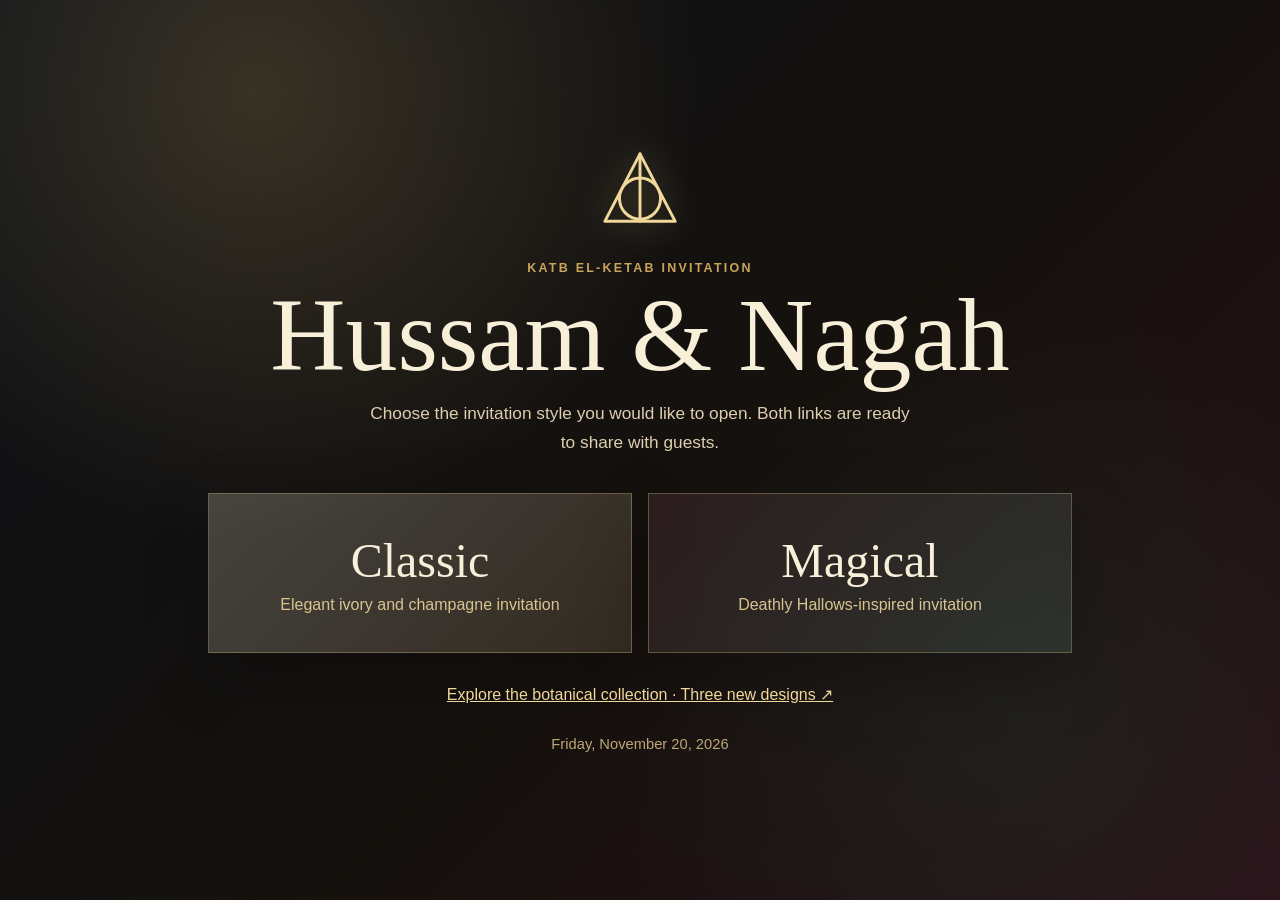
<file: index.html>
<!doctype html>
<html lang="en">
  <head>
    <meta charset="utf-8" />
    <meta name="viewport" content="width=device-width, initial-scale=1" />
    <title>Hussam & Nagah | Katb El-Ketab Invitation Themes</title>
    <meta
      name="description"
      content="Choose between the classic and magical Katb El-Ketab invitation themes for Hussam and Nagah."
    />
    <link rel="canonical" href="https://hussamhamdy.github.io/Wedding/" />
    <meta name="theme-color" content="#15110d" />
    <meta property="og:type" content="website" />
    <meta property="og:title" content="Hussam & Nagah | Katb El-Ketab Invitation" />
    <meta
      property="og:description"
      content="Choose between the classic and magical Katb El-Ketab invitation themes."
    />
    <meta property="og:image" content="https://hussamhamdy.github.io/Wedding/harry-potter/assets/images/share-preview.jpg" />
    <meta property="og:image:type" content="image/jpeg" />
    <meta property="og:image:width" content="1200" />
    <meta property="og:image:height" content="630" />
    <meta property="og:image:alt" content="Hussam and Nagah's Katb El-Ketab invitation" />
    <meta property="og:url" content="https://hussamhamdy.github.io/Wedding/" />
    <style>
      :root {
        color-scheme: dark;
        --gold: #f0d89a;
        --gold-soft: #caa45d;
        --paper: #f8efd9;
      }

      * {
        box-sizing: border-box;
      }

      body {
        min-height: 100svh;
        margin: 0;
        display: grid;
        place-items: center;
        padding: 1.25rem;
        background:
          radial-gradient(circle at 20% 10%, rgba(202, 164, 93, 0.22), transparent 28rem),
          radial-gradient(circle at 80% 80%, rgba(31, 76, 60, 0.24), transparent 26rem),
          linear-gradient(135deg, #0e1218, #15110d 56%, #2b1118);
        color: var(--paper);
        font-family: "Segoe UI", Tahoma, Arial, sans-serif;
      }

      main {
        width: min(100%, 54rem);
        text-align: center;
      }

      .sigil {
        width: 5.5rem;
        margin: 0 auto 1.3rem;
        color: var(--gold);
        filter: drop-shadow(0 0 18px rgba(240, 216, 154, 0.34));
      }

      .sigil path,
      .sigil circle {
        fill: none;
        stroke: currentColor;
        stroke-width: 4;
        stroke-linecap: round;
        stroke-linejoin: round;
      }

      p {
        margin: 0;
      }

      .eyebrow {
        color: var(--gold-soft);
        font-size: 0.78rem;
        font-weight: 700;
        letter-spacing: 0.18em;
        text-transform: uppercase;
      }

      h1 {
        margin: 0.7rem 0 0.9rem;
        font-family: Georgia, "Times New Roman", serif;
        font-size: clamp(3rem, 12vw, 6.5rem);
        font-weight: 400;
        line-height: 0.95;
      }

      .intro {
        width: min(100%, 34rem);
        margin: 0 auto;
        color: #deceb0;
        font-size: 1.08rem;
        line-height: 1.7;
      }

      .theme-grid {
        display: grid;
        gap: 1rem;
        margin-top: 2.2rem;
      }

      .theme-link {
        min-height: 10rem;
        display: grid;
        align-content: center;
        gap: 0.5rem;
        border: 1px solid rgba(240, 216, 154, 0.28);
        padding: 1.5rem;
        color: inherit;
        text-decoration: none;
        background: rgba(248, 239, 217, 0.07);
        box-shadow: 0 24px 70px rgba(0, 0, 0, 0.24);
        transition: transform 180ms ease, border-color 180ms ease, background 180ms ease;
      }

      .theme-link:hover,
      .theme-link:focus-visible {
        transform: translateY(-3px);
        border-color: rgba(240, 216, 154, 0.72);
        background: rgba(248, 239, 217, 0.11);
      }

      .theme-link strong {
        font-family: Georgia, "Times New Roman", serif;
        font-size: clamp(1.8rem, 6vw, 3rem);
        font-weight: 400;
      }

      .theme-link span {
        color: #d9c491;
      }

      .classic {
        background:
          linear-gradient(135deg, rgba(248, 239, 217, 0.16), rgba(202, 164, 93, 0.08)),
          rgba(248, 239, 217, 0.07);
      }

      .magical {
        background:
          linear-gradient(135deg, rgba(59, 24, 32, 0.34), rgba(31, 76, 60, 0.22)),
          rgba(248, 239, 217, 0.07);
      }

      footer {
        margin-top: 2rem;
        color: #bca778;
        font-size: 0.92rem;
      }

      @media (min-width: 720px) {
        .theme-grid {
          grid-template-columns: repeat(2, minmax(0, 1fr));
        }
      }
    </style>
  </head>
  <body>
    <main>
      <svg class="sigil" viewBox="0 0 120 120" aria-hidden="true">
        <path d="M60 8 108 100H12Z" />
        <circle cx="60" cy="69" r="28" />
        <path d="M60 8v92" />
      </svg>
      <p class="eyebrow">Katb El-Ketab Invitation</p>
      <h1>Hussam & Nagah</h1>
      <p class="intro">
        Choose the invitation style you would like to open. Both links are ready to share with guests.
      </p>

      <div class="theme-grid" aria-label="Invitation theme links">
        <a class="theme-link classic" href="classic/index.html">
          <strong>Classic</strong>
          <span>Elegant ivory and champagne invitation</span>
        </a>
        <a class="theme-link magical" href="harry-potter/index.html">
          <strong>Magical</strong>
          <span>Deathly Hallows-inspired invitation</span>
        </a>
      </div>

      <p style="margin-top:2rem"><a href="designs.html" style="color:var(--gold)">Explore the botanical collection · Three new designs ↗</a></p>
      <footer>Friday, November 20, 2026</footer>
    </main>
  </body>
</html>
</file>
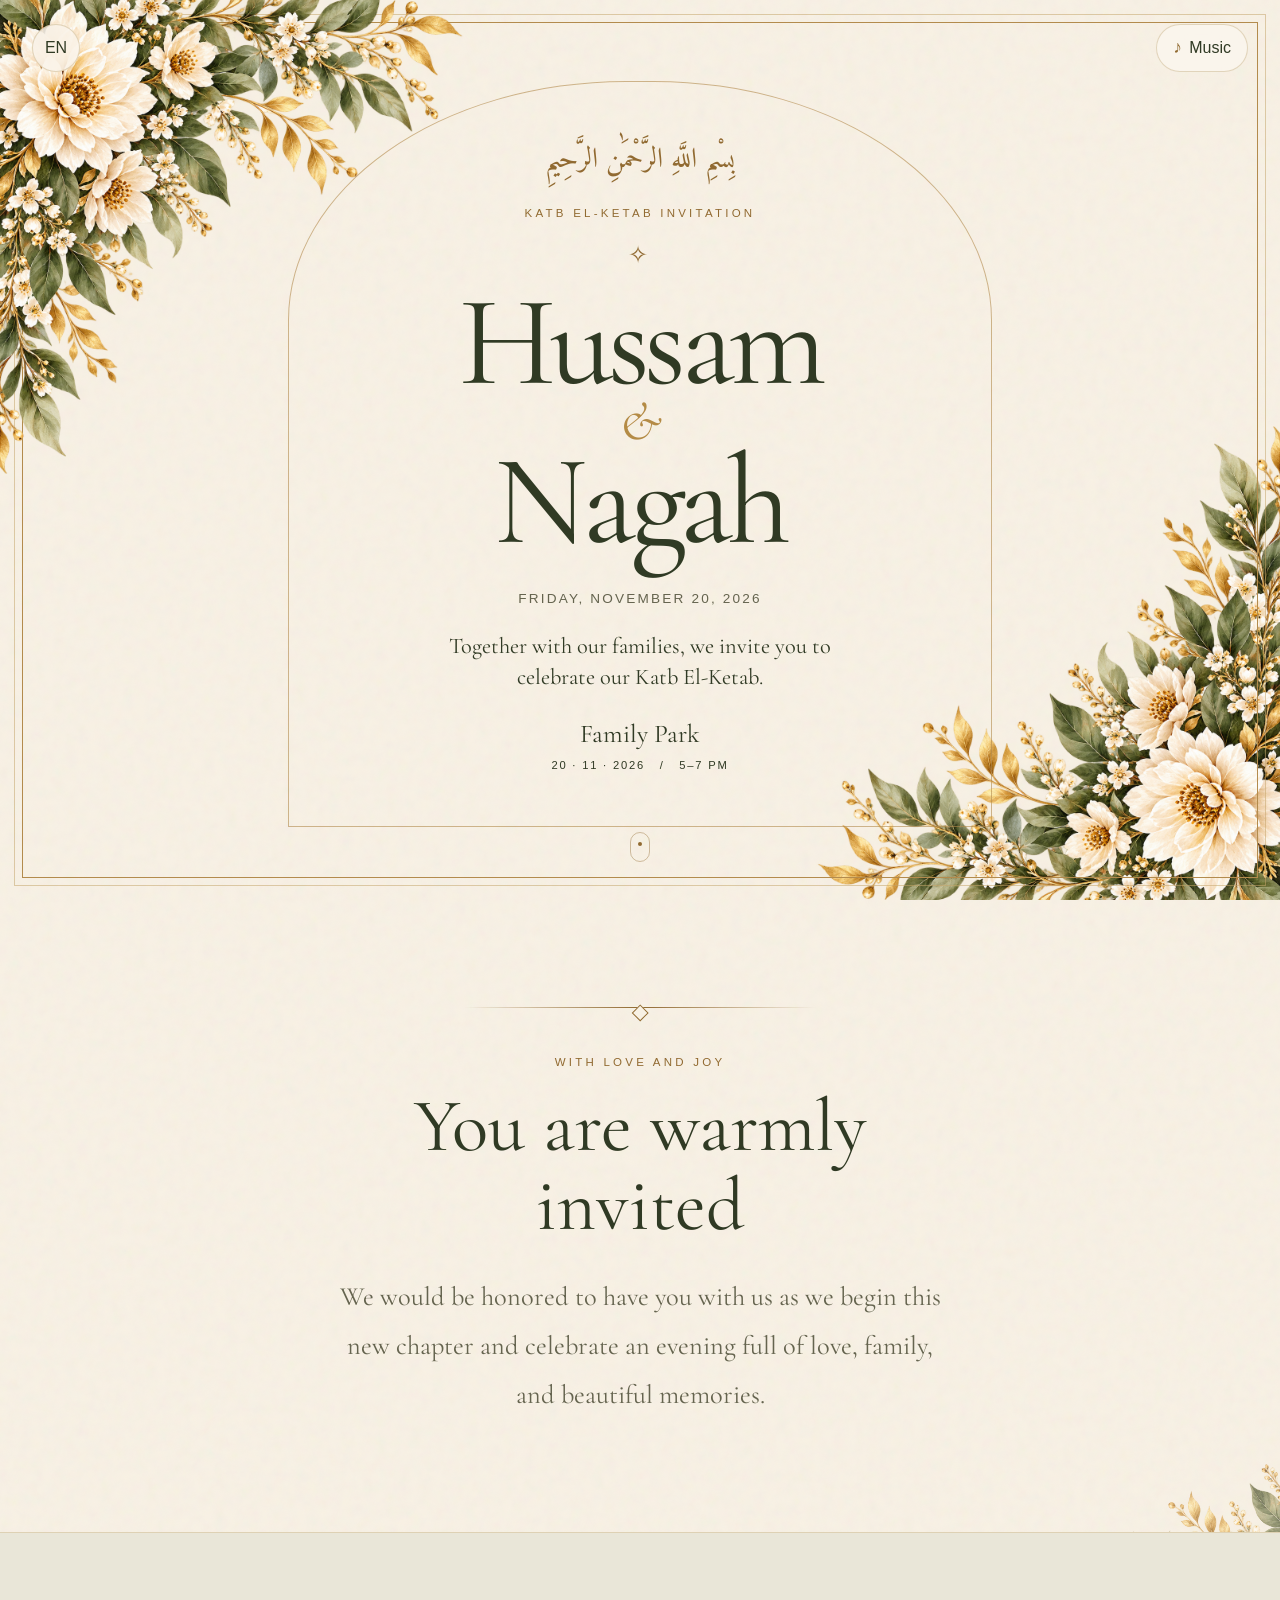
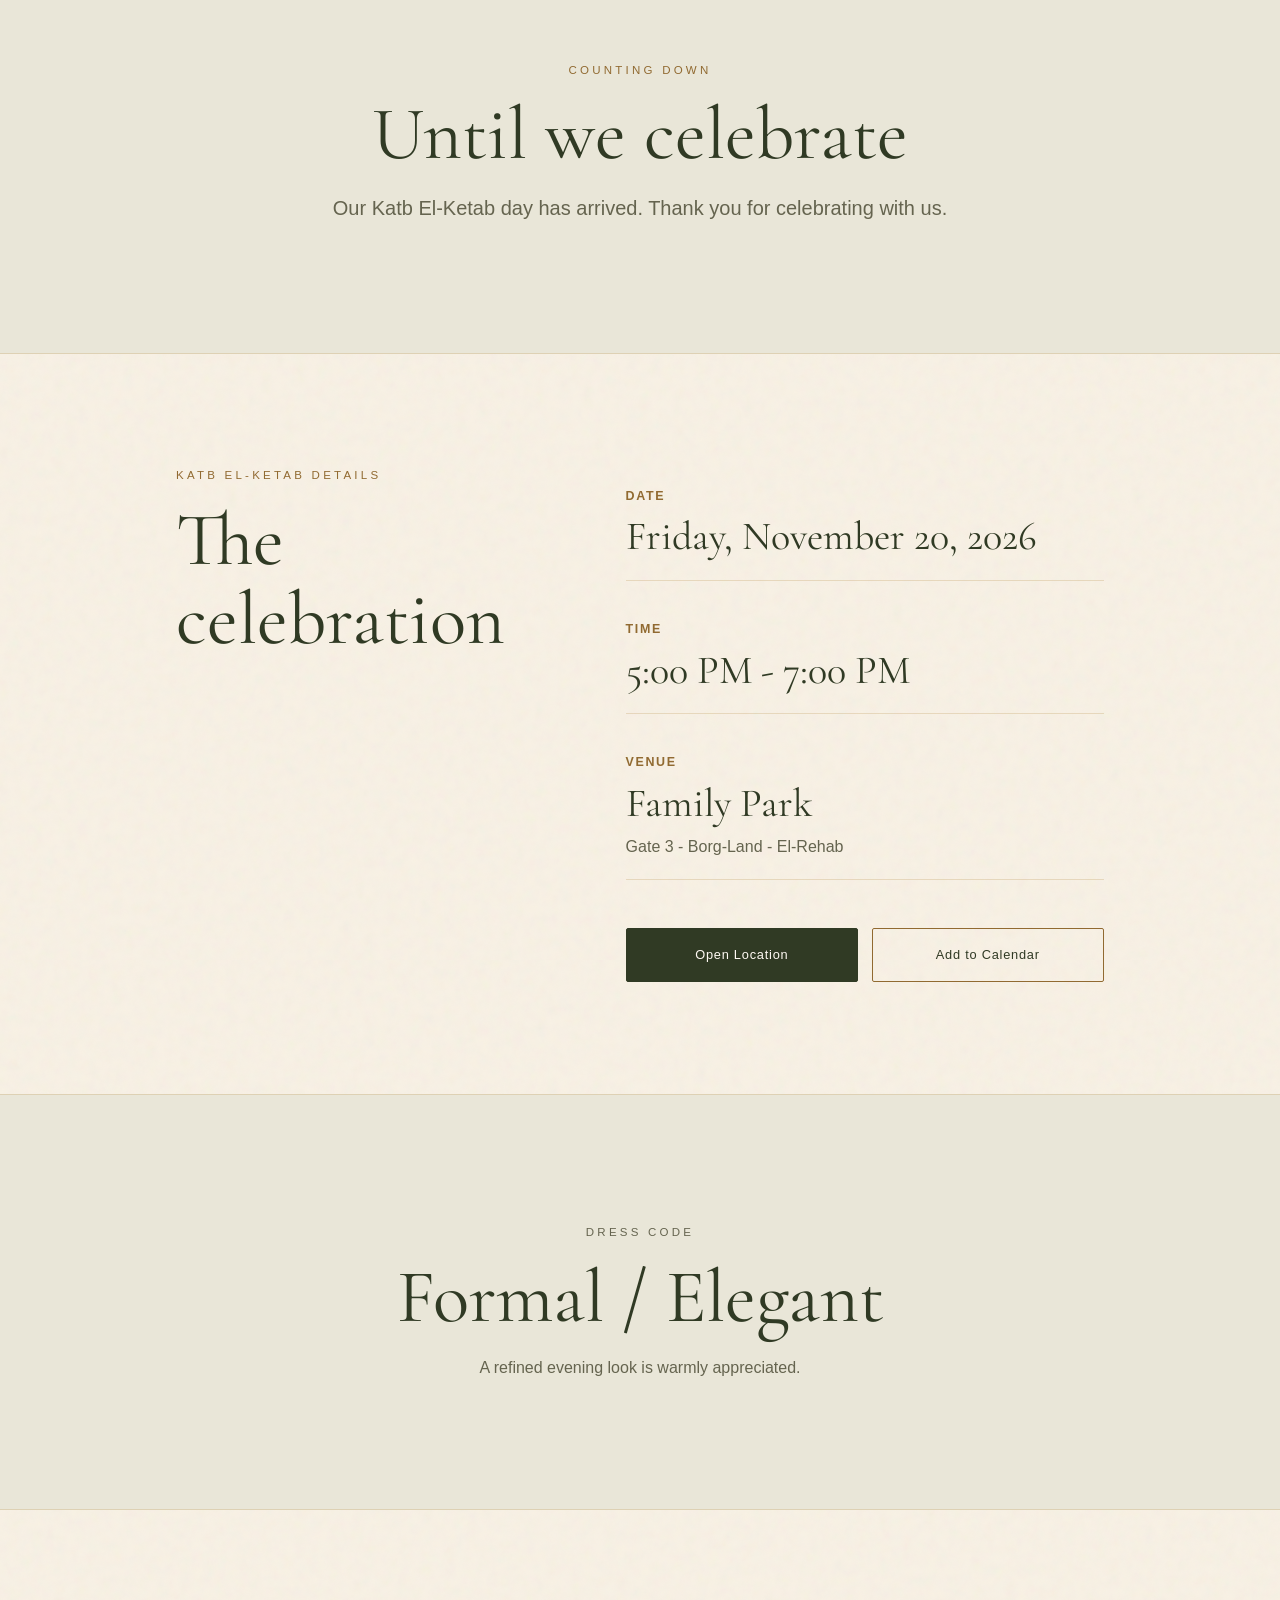
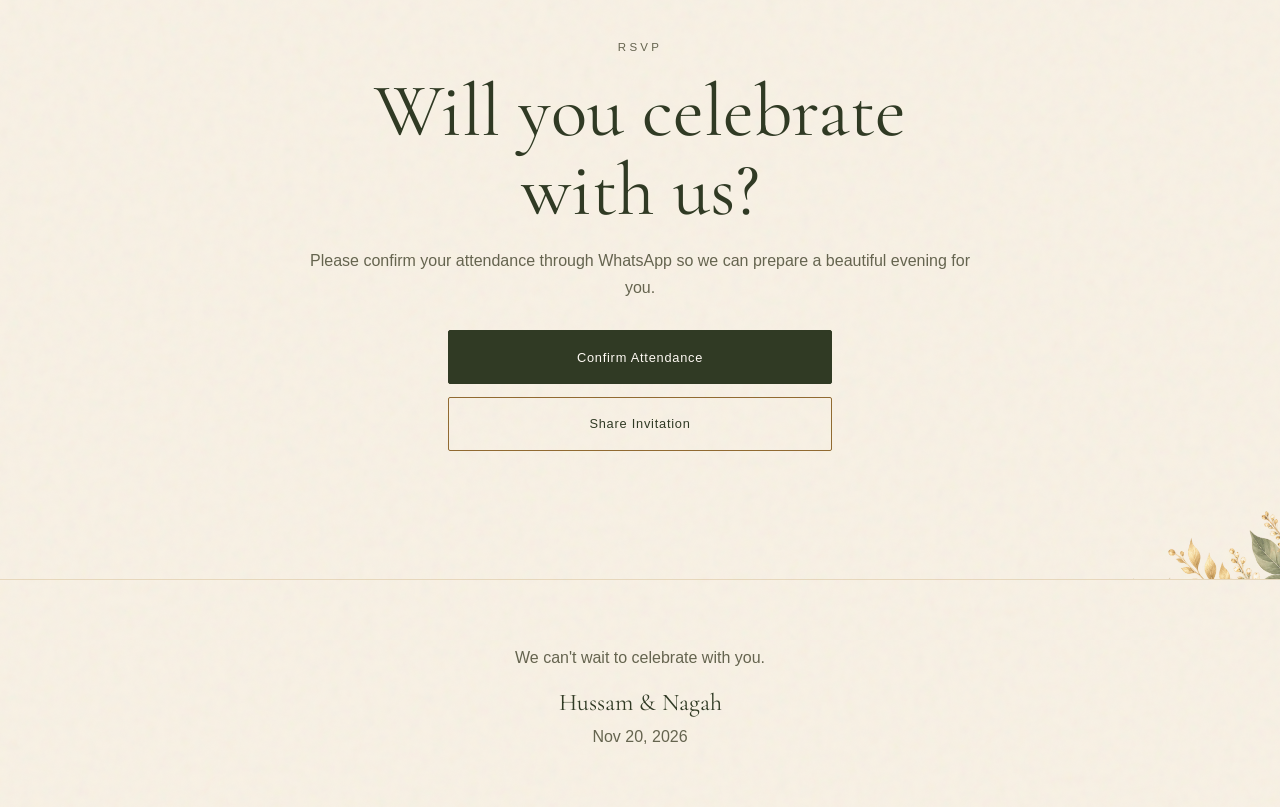
<file: classic/index.html>
<!doctype html>
<html lang="en" dir="ltr">
  <head>
    <meta charset="utf-8" />
    <meta name="viewport" content="width=device-width, initial-scale=1" />
    <title>Hussam & Nagah | Katb El-Ketab Invitation</title>
    <meta
      name="description"
      content="Together with their families, Hussam and Nagah invite you to celebrate their Katb El-Ketab."
    />
    <link rel="canonical" href="https://hussamhamdy.github.io/Wedding/classic/" />
    <meta name="theme-color" content="#f6efe3" />

    <meta property="og:type" content="website" />
    <meta property="og:title" content="Hussam & Nagah | Katb El-Ketab Invitation" />
    <meta
      property="og:description"
      content="Together with their families, Hussam and Nagah invite you to celebrate their Katb El-Ketab."
    />
    <meta property="og:image" content="https://hussamhamdy.github.io/Wedding/classic/assets/images/share-preview.jpg" />
    <meta property="og:image:type" content="image/jpeg" />
    <meta property="og:image:width" content="1200" />
    <meta property="og:image:height" content="630" />
    <meta property="og:image:alt" content="Hussam and Nagah's classic Katb El-Ketab invitation" />
    <meta property="og:url" content="https://hussamhamdy.github.io/Wedding/classic/" />

    <link rel="icon" href="favicon/favicon.svg" type="image/svg+xml" />
    <link rel="apple-touch-icon" href="favicon/apple-touch-icon.svg" />
    <link rel="preload" as="image" href="assets/images/hero-placeholder.jpg" />
    <link rel="stylesheet" href="style.css?v=20261009-2" />
    <link rel="stylesheet" href="botanical.css?v=20261030" />
    <script src="botanical.js?v=20261030" defer></script>
  </head>
  <body>
    <a class="skip-link" href="#invitation">Skip to invitation</a>

    <header class="topbar" aria-label="Katb El-Ketab invitation controls">
      <button class="language-toggle" id="languageToggle" type="button" aria-label="Switch language">
        <span data-label="language-current">EN</span>
      </button>
      <button class="music-toggle" id="musicToggle" type="button" aria-label="Toggle music" hidden>
        <span class="music-icon" aria-hidden="true">♪</span>
        <span data-i18n="musicOff">Music</span>
      </button>
    </header>

    <main>
      <section class="hero section-panel" id="home" aria-labelledby="hero-title">
        <div class="hero-media" aria-hidden="true"></div>
        <div class="hero-inner reveal">
          <p class="blessing" lang="ar" dir="rtl">بِسْمِ اللَّهِ الرَّحْمَٰنِ الرَّحِيمِ</p>
          <p class="eyebrow" data-i18n="heroEyebrow">Katb El-Ketab Invitation</p>
          <h1 class="couple-names" id="hero-title">
            <span data-config="groomName">Hussam</span>
            <span class="ampersand">&amp;</span>
            <span data-config="brideName">Bride Name</span>
          </h1>
          <p class="hero-date" data-config="displayDate">Saturday, November 21, 2026</p>
          <p class="hero-copy" data-i18n="heroCopy">
            Together with our families, we invite you to celebrate our Katb El-Ketab.
          </p>
          <a class="hero-venue" href="#details-title">Family Park <span>20 · 11 · 2026 &nbsp; / &nbsp; 5–7 PM</span></a>
        </div>
        <a class="scroll-indicator" href="#invitation" aria-label="Scroll to invitation">
          <span></span>
        </a>
      </section>

      <section class="invitation section-panel" id="invitation" aria-labelledby="invitation-title">
        <div class="ornament" aria-hidden="true"></div>
        <div class="content-narrow reveal">
          <p class="eyebrow" data-i18n="invitationEyebrow">With love and joy</p>
          <h2 id="invitation-title" data-i18n="invitationTitle">You are warmly invited</h2>
          <p class="invitation-text" data-i18n="invitationMessage">
            We would be honored to have you with us as we begin this new chapter and celebrate an evening full of love, family, and beautiful memories.
          </p>
        </div>
      </section>

      <section class="countdown section-panel" aria-labelledby="countdown-title">
        <div class="content-wide reveal">
          <p class="eyebrow" data-i18n="countdownEyebrow">Counting down</p>
          <h2 id="countdown-title" data-i18n="countdownTitle">Until we celebrate</h2>
          <div class="countdown-grid" id="countdownGrid" role="timer" aria-live="polite">
            <div class="countdown-item">
              <strong data-countdown="days">00</strong>
              <span data-i18n="days">Days</span>
            </div>
            <div class="countdown-item">
              <strong data-countdown="hours">00</strong>
              <span data-i18n="hours">Hours</span>
            </div>
            <div class="countdown-item">
              <strong data-countdown="minutes">00</strong>
              <span data-i18n="minutes">Minutes</span>
            </div>
            <div class="countdown-item">
              <strong data-countdown="seconds">00</strong>
              <span data-i18n="seconds">Seconds</span>
            </div>
          </div>
          <p class="passed-message" id="passedMessage" data-i18n="passedMessage" hidden>
            Our Katb El-Ketab day has arrived. Thank you for celebrating with us.
          </p>
        </div>
      </section>

      <section class="details section-panel" aria-labelledby="details-title">
        <div class="content-wide details-layout reveal">
          <div>
            <p class="eyebrow" data-i18n="detailsEyebrow">Katb El-Ketab details</p>
            <h2 id="details-title" data-i18n="detailsTitle">The celebration</h2>
          </div>
          <div class="detail-list">
            <article class="detail-block">
              <span data-i18n="dateLabel">Date</span>
              <strong data-config="detailDate">Saturday, November 21, 2026</strong>
            </article>
            <article class="detail-block">
              <span data-i18n="timeLabel">Time</span>
              <strong data-config="detailTime">7:00 PM - 11:59 PM</strong>
            </article>
            <article class="detail-block">
              <span data-i18n="venueLabel">Venue</span>
              <strong data-config="venueName">Venue Name</strong>
              <em data-config="venueAddress">Venue Address</em>
            </article>
          </div>
          <div class="action-row">
            <a class="button primary" id="locationButton" href="#" target="_blank" rel="noopener">
              <span data-i18n="openLocation">Open Location</span>
            </a>
            <button class="button secondary" id="calendarButton" type="button">
              <span data-i18n="addCalendar">Add to Calendar</span>
            </button>
          </div>
        </div>
      </section>

      <section class="dress section-panel" id="dressCodeSection" aria-labelledby="dress-title">
        <div class="content-narrow reveal">
          <p class="eyebrow" data-i18n="dressEyebrow">Dress code</p>
          <h2 id="dress-title" data-config="dressCodeTitle">Formal / Elegant</h2>
          <p data-i18n="dressNote">A refined evening look is warmly appreciated.</p>
        </div>
      </section>

      <section class="rsvp section-panel" aria-labelledby="rsvp-title">
        <div class="content-narrow reveal">
          <p class="eyebrow" data-i18n="rsvpEyebrow">RSVP</p>
          <h2 id="rsvp-title" data-i18n="rsvpTitle">Will you celebrate with us?</h2>
          <p data-i18n="rsvpCopy">
            Please confirm your attendance through WhatsApp so we can prepare a beautiful evening for you.
          </p>
          <a class="button primary rsvp-button" id="rsvpButton" href="#" target="_blank" rel="noopener">
            <span data-i18n="confirmAttendance">Confirm Attendance</span>
          </a>
          <button class="button secondary share-button" id="shareButton" type="button">
            <span data-i18n="shareInvitation">Share Invitation</span>
          </button>
        </div>
      </section>
    </main>

    <footer class="footer">
      <p data-i18n="footerMessage">We can't wait to celebrate with you.</p>
      <strong>
        <span data-config="groomName">Hussam</span>
        <span>&amp;</span>
        <span data-config="brideName">Bride Name</span>
      </strong>
      <span data-config="shortDate">21 Nov 2026</span>
    </footer>

    <audio id="backgroundMusic" preload="auto" loop></audio>
    <script src="script.js?v=20261030-music"></script>
  </body>
</html>
</file>
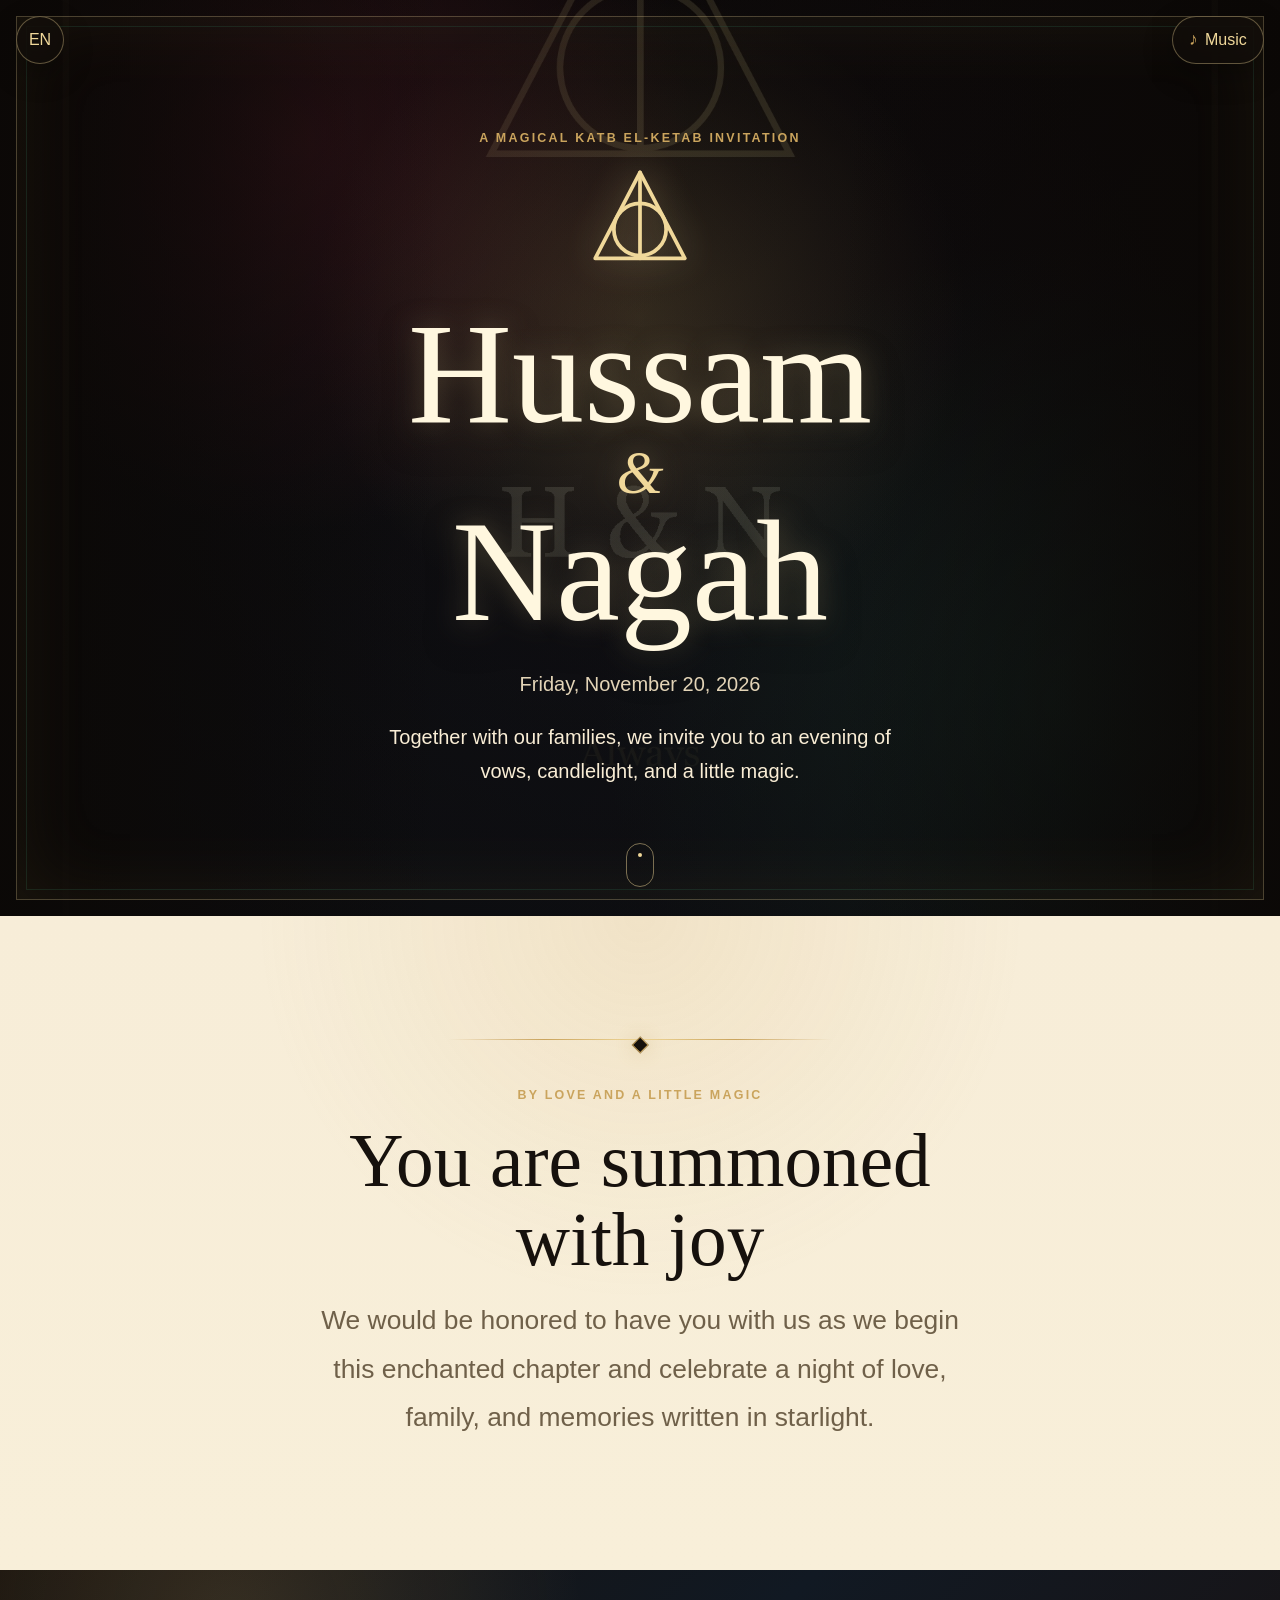
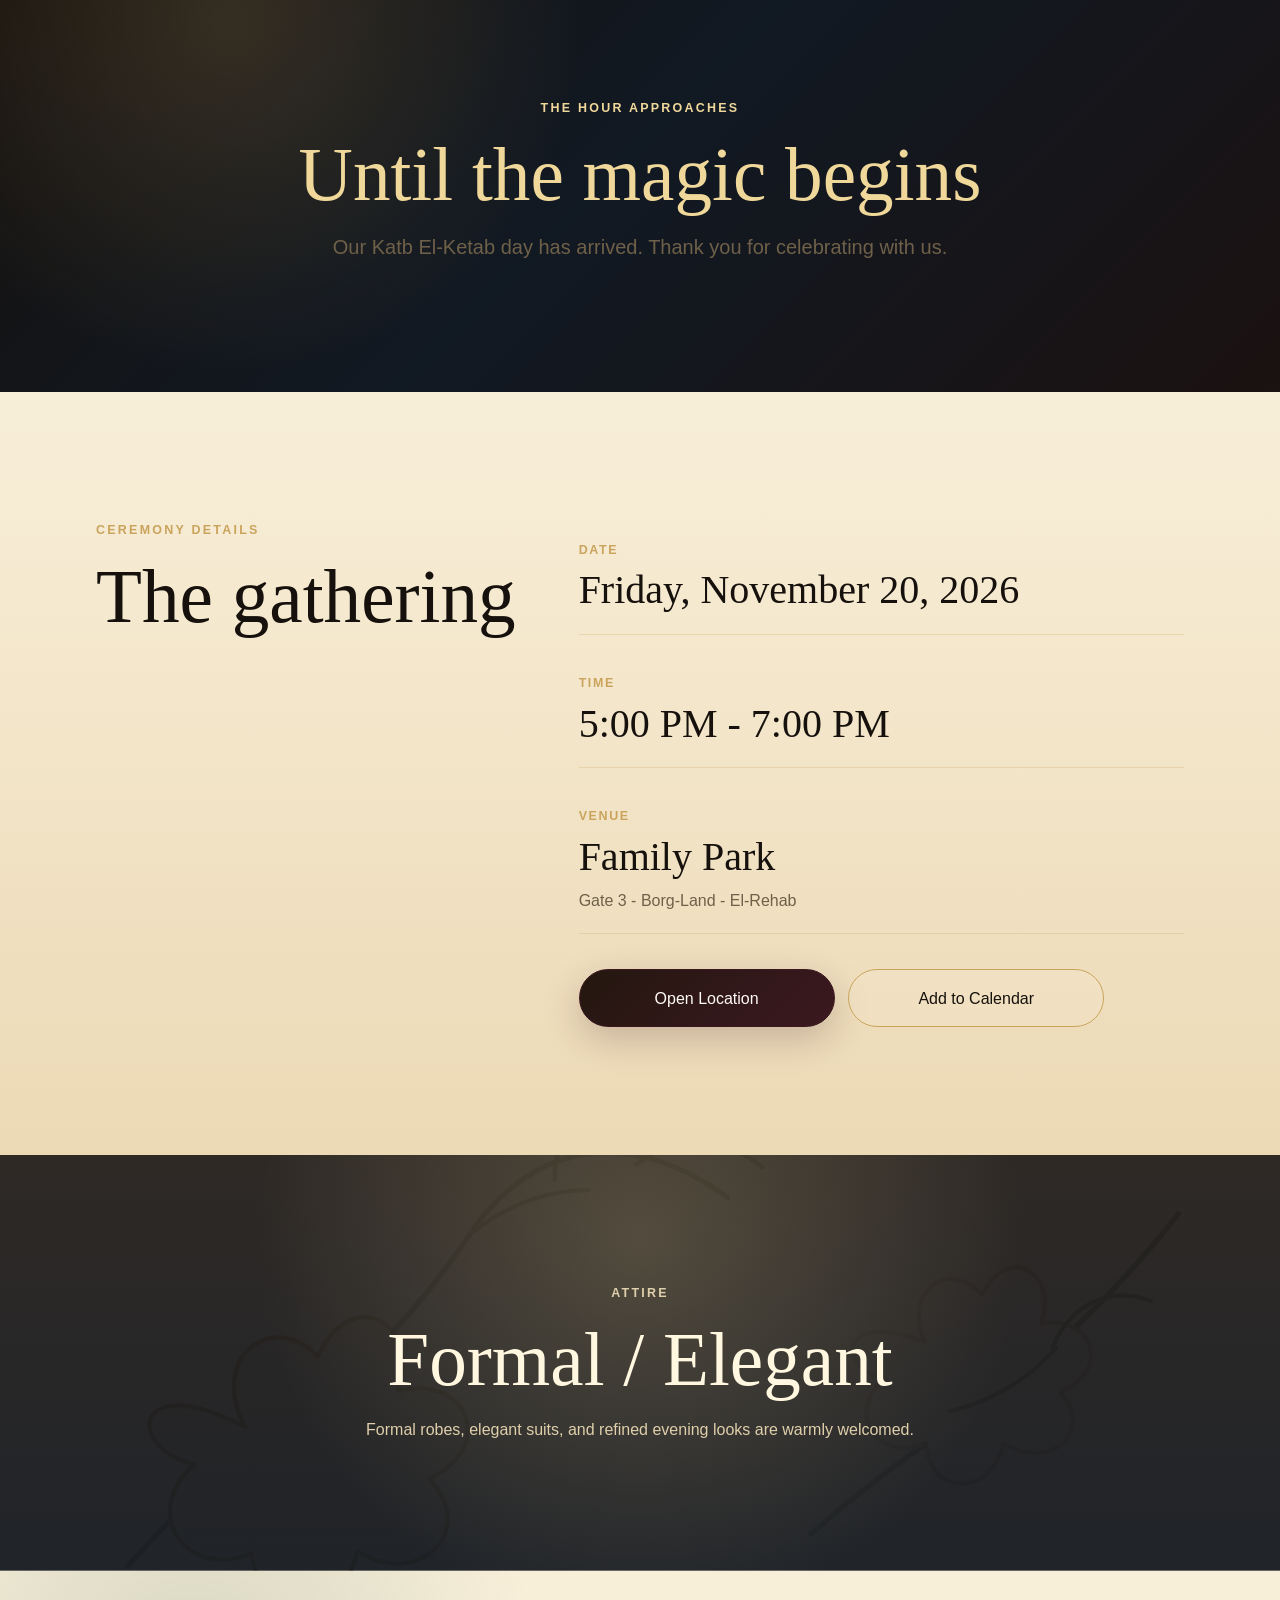
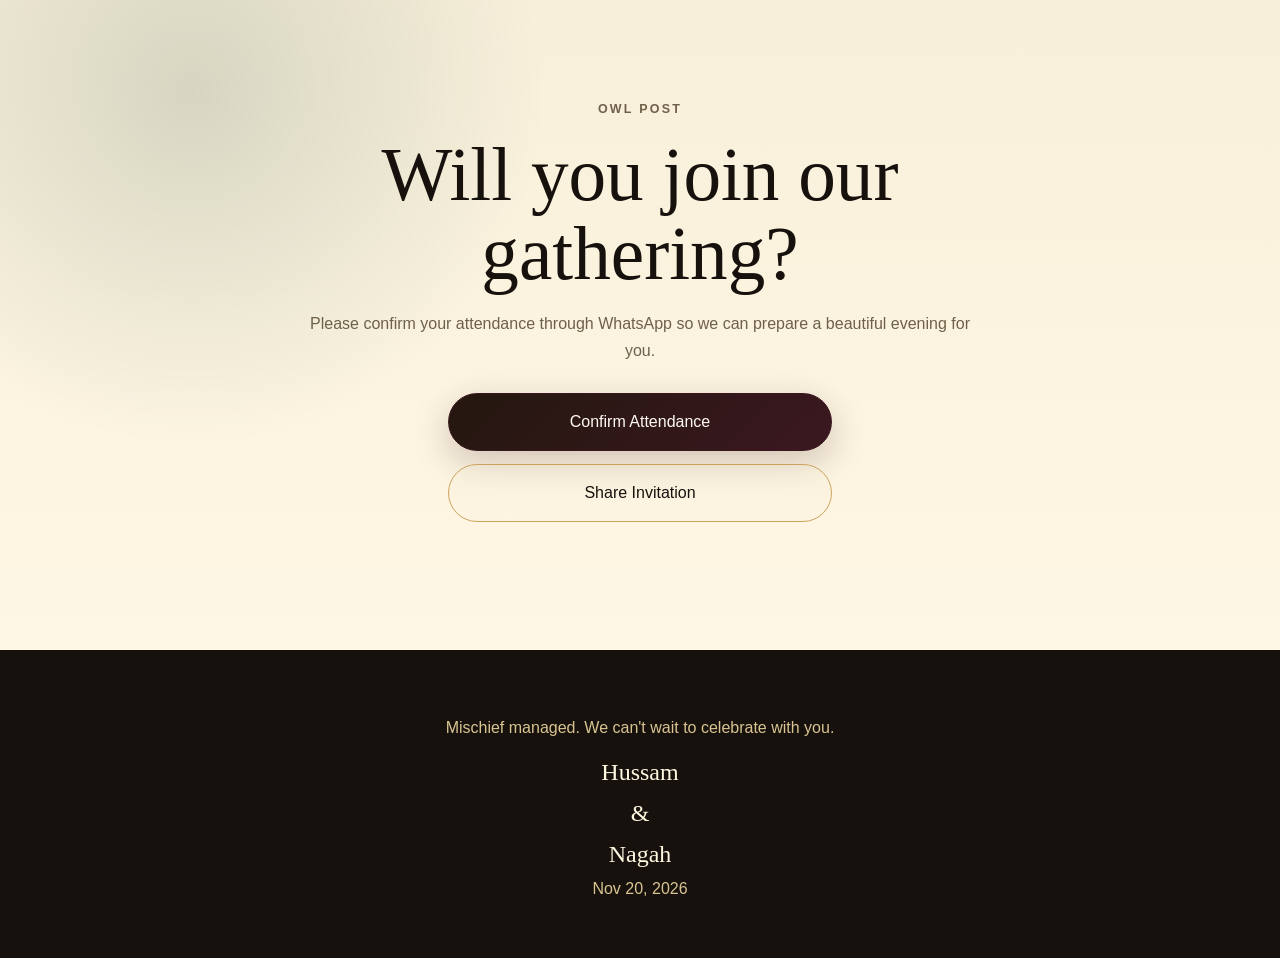
<file: harry-potter/index.html>
<!doctype html>
<html lang="en" dir="ltr">
  <head>
    <meta charset="utf-8" />
    <meta name="viewport" content="width=device-width, initial-scale=1" />
    <title>Hussam & Nagah | Katb El-Ketab Invitation</title>
    <meta
      name="description"
      content="Together with their families, Hussam and Nagah invite you to celebrate their Katb El-Ketab."
    />
    <link rel="canonical" href="https://hussamhamdy.github.io/Wedding/harry-potter/" />
    <meta name="theme-color" content="#15110d" />

    <meta property="og:type" content="website" />
    <meta property="og:title" content="Hussam & Nagah | Katb El-Ketab Invitation" />
    <meta
      property="og:description"
      content="Together with their families, Hussam and Nagah invite you to celebrate their Katb El-Ketab."
    />
    <meta property="og:image" content="https://hussamhamdy.github.io/Wedding/harry-potter/assets/images/share-preview.jpg" />
    <meta property="og:image:type" content="image/jpeg" />
    <meta property="og:image:width" content="1200" />
    <meta property="og:image:height" content="630" />
    <meta property="og:image:alt" content="Hussam and Nagah's magical Katb El-Ketab invitation" />
    <meta property="og:url" content="https://hussamhamdy.github.io/Wedding/harry-potter/" />

    <link rel="icon" href="favicon/favicon.svg" type="image/svg+xml" />
    <link rel="apple-touch-icon" href="favicon/apple-touch-icon.svg" />
    <link rel="preload" as="image" href="assets/images/hero-placeholder.jpg" />
    <link rel="stylesheet" href="style.css?v=20261009-3" />
  </head>
  <body>
    <a class="skip-link" href="#invitation">Skip to invitation</a>

    <header class="topbar" aria-label="Katb El-Ketab invitation controls">
      <button class="language-toggle" id="languageToggle" type="button" aria-label="Switch language">
        <span data-label="language-current">EN</span>
      </button>
      <button class="music-toggle" id="musicToggle" type="button" aria-label="Toggle music" hidden>
        <span class="music-icon" aria-hidden="true">♪</span>
        <span data-i18n="musicOff">Music</span>
      </button>
    </header>

    <main>
      <section class="hero section-panel" id="home" aria-labelledby="hero-title">
        <div class="hero-media" aria-hidden="true"></div>
        <div class="hero-inner reveal">
          <p class="eyebrow" data-i18n="heroEyebrow">Katb El-Ketab Invitation</p>
          <svg class="hallow-mark" viewBox="0 0 120 120" aria-hidden="true">
            <path d="M60 8 108 100H12Z" />
            <circle cx="60" cy="69" r="28" />
            <path d="M60 8v92" />
          </svg>
          <h1 class="couple-names" id="hero-title">
            <span data-config="groomName">Hussam</span>
            <span class="ampersand">&amp;</span>
            <span data-config="brideName">Bride Name</span>
          </h1>
          <p class="hero-date" data-config="displayDate">Saturday, November 21, 2026</p>
          <p class="hero-copy" data-i18n="heroCopy">
            Together with our families, we invite you to celebrate our Katb El-Ketab.
          </p>
        </div>
        <a class="scroll-indicator" href="#invitation" aria-label="Scroll to invitation">
          <span></span>
        </a>
      </section>

      <section class="invitation section-panel" id="invitation" aria-labelledby="invitation-title">
        <div class="ornament" aria-hidden="true"></div>
        <div class="content-narrow reveal">
          <p class="eyebrow" data-i18n="invitationEyebrow">With love and joy</p>
          <h2 id="invitation-title" data-i18n="invitationTitle">You are warmly invited</h2>
          <p class="invitation-text" data-i18n="invitationMessage">
            We would be honored to have you with us as we begin this new chapter and celebrate an evening full of love, family, and beautiful memories.
          </p>
        </div>
      </section>

      <section class="countdown section-panel" aria-labelledby="countdown-title">
        <div class="content-wide reveal">
          <p class="eyebrow" data-i18n="countdownEyebrow">Counting down</p>
          <h2 id="countdown-title" data-i18n="countdownTitle">Until we celebrate</h2>
          <div class="countdown-grid" id="countdownGrid" role="timer" aria-live="polite">
            <div class="countdown-item">
              <strong data-countdown="days">00</strong>
              <span data-i18n="days">Days</span>
            </div>
            <div class="countdown-item">
              <strong data-countdown="hours">00</strong>
              <span data-i18n="hours">Hours</span>
            </div>
            <div class="countdown-item">
              <strong data-countdown="minutes">00</strong>
              <span data-i18n="minutes">Minutes</span>
            </div>
            <div class="countdown-item">
              <strong data-countdown="seconds">00</strong>
              <span data-i18n="seconds">Seconds</span>
            </div>
          </div>
          <p class="passed-message" id="passedMessage" data-i18n="passedMessage" hidden>
            Our Katb El-Ketab day has arrived. Thank you for celebrating with us.
          </p>
        </div>
      </section>

      <section class="details section-panel" aria-labelledby="details-title">
        <div class="content-wide details-layout reveal">
          <div>
            <p class="eyebrow" data-i18n="detailsEyebrow">Katb El-Ketab details</p>
            <h2 id="details-title" data-i18n="detailsTitle">The celebration</h2>
          </div>
          <div class="detail-list">
            <article class="detail-block">
              <span data-i18n="dateLabel">Date</span>
              <strong data-config="detailDate">Saturday, November 21, 2026</strong>
            </article>
            <article class="detail-block">
              <span data-i18n="timeLabel">Time</span>
              <strong data-config="detailTime">7:00 PM - 11:59 PM</strong>
            </article>
            <article class="detail-block">
              <span data-i18n="venueLabel">Venue</span>
              <strong data-config="venueName">Venue Name</strong>
              <em data-config="venueAddress">Venue Address</em>
            </article>
          </div>
          <div class="action-row">
            <a class="button primary" id="locationButton" href="#" target="_blank" rel="noopener">
              <span data-i18n="openLocation">Open Location</span>
            </a>
            <button class="button secondary" id="calendarButton" type="button">
              <span data-i18n="addCalendar">Add to Calendar</span>
            </button>
          </div>
        </div>
      </section>

      <section class="dress section-panel" id="dressCodeSection" aria-labelledby="dress-title">
        <div class="content-narrow reveal">
          <p class="eyebrow" data-i18n="dressEyebrow">Dress code</p>
          <h2 id="dress-title" data-config="dressCodeTitle">Formal / Elegant</h2>
          <p data-i18n="dressNote">A refined evening look is warmly appreciated.</p>
        </div>
      </section>

      <section class="rsvp section-panel" aria-labelledby="rsvp-title">
        <div class="content-narrow reveal">
          <p class="eyebrow" data-i18n="rsvpEyebrow">RSVP</p>
          <h2 id="rsvp-title" data-i18n="rsvpTitle">Will you celebrate with us?</h2>
          <p data-i18n="rsvpCopy">
            Please confirm your attendance through WhatsApp so we can prepare a beautiful evening for you.
          </p>
          <a class="button primary rsvp-button" id="rsvpButton" href="#" target="_blank" rel="noopener">
            <span data-i18n="confirmAttendance">Confirm Attendance</span>
          </a>
          <button class="button secondary share-button" id="shareButton" type="button">
            <span data-i18n="shareInvitation">Share Invitation</span>
          </button>
        </div>
      </section>
    </main>

    <footer class="footer">
      <p data-i18n="footerMessage">We can't wait to celebrate with you.</p>
      <strong>
        <span data-config="groomName">Hussam</span>
        <span>&amp;</span>
        <span data-config="brideName">Bride Name</span>
      </strong>
      <span data-config="shortDate">21 Nov 2026</span>
    </footer>

    <audio id="backgroundMusic" preload="auto" loop></audio>
    <script src="script.js?v=20261027-1"></script>
  </body>
</html>
</file>
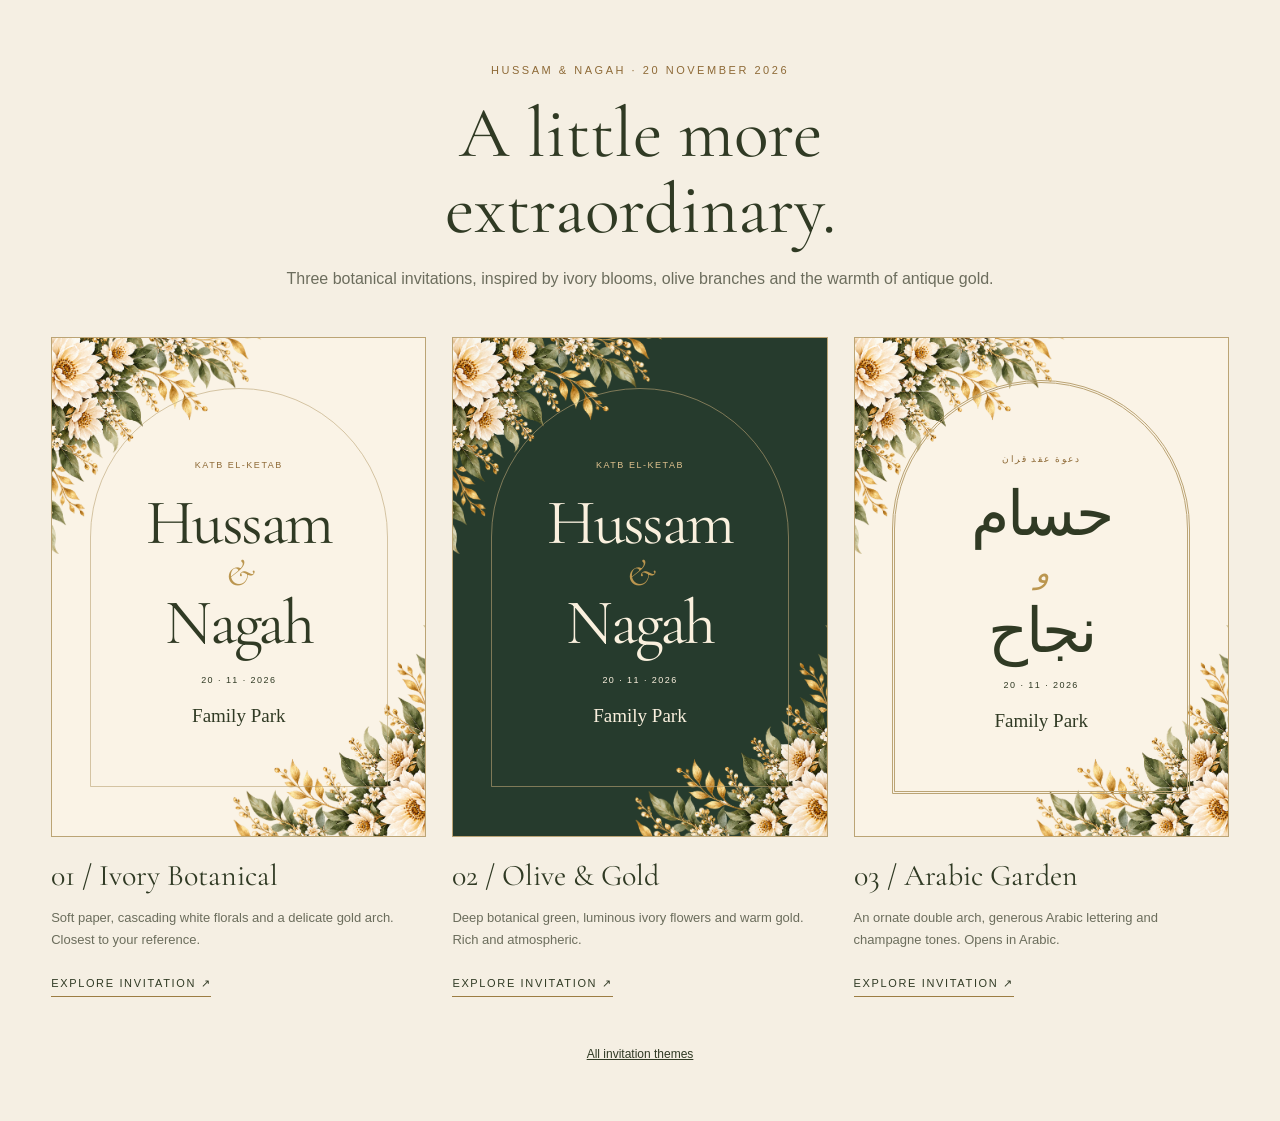
<file: designs.html>
<!doctype html>
<html lang="en"><head><meta charset="utf-8"><meta name="viewport" content="width=device-width, initial-scale=1"><title>Hussam & Nagah · Botanical collection</title>
<style>
@import url('https://fonts.googleapis.com/css2?family=Cormorant+Garamond:wght@400;500&display=swap');
*{box-sizing:border-box}body{margin:0;background:#f5efe3;color:#303a24;font-family:'Segoe UI',sans-serif;padding:60px 4vw}header{text-align:center;max-width:750px;margin:0 auto 45px}small{color:#8e6a37;text-transform:uppercase;letter-spacing:.23em;font-size:11px}h1{font:clamp(40px,6vw,72px)/1.05 'Cormorant Garamond',Georgia,serif;margin:18px 0}header p{color:#6c6d5d;line-height:1.7}main{display:grid;grid-template-columns:repeat(3,1fr);gap:26px;max-width:1350px;margin:auto}.option{color:inherit;text-decoration:none}.preview{height:500px;position:relative;overflow:hidden;background:#faf3e6;display:grid;place-items:center;text-align:center;border:1px solid #bba475}.preview:before,.preview:after{content:'';position:absolute;width:255px;height:255px;background:url('classic/assets/images/botanical-corner.png') center/contain no-repeat;pointer-events:none}.preview:before{top:-30px;left:-45px}.preview:after{right:-50px;bottom:-35px;transform:rotate(180deg)}.ink{position:relative;z-index:1;border:1px solid #bba47599;border-radius:150px 150px 0 0;padding:65px 20px 40px;width:80%}.ink small{font-size:9px;letter-spacing:.17em}.names{font:64px/.85 'Cormorant Garamond',Georgia,serif;letter-spacing:-.04em;margin:24px 0}.names i{display:block;font-size:38px;color:#bb964f;line-height:1.2}.date{font-size:9px;letter-spacing:.16em}.venue{font:19px Georgia,serif;margin-top:20px}.olive .preview{background:#263b2d;color:#faf0de}.olive small{color:#dec18e}.arabic .ink{border:3px double #bba475;border-radius:150px 150px 0 0}.arabic .names{font:62px/1.3 'Traditional Arabic',serif;margin:8px 0}.arabic .names i{font-size:30px}h2{font:30px 'Cormorant Garamond',Georgia,serif;margin:20px 0 6px}.description{font-size:13px;line-height:1.7;color:#6b6d5c;min-height:44px}.open{display:inline-block;font-size:11px;text-transform:uppercase;letter-spacing:.15em;margin-top:12px;border-bottom:1px solid #9c7d43;padding-bottom:6px}.option:hover .preview{box-shadow:0 15px 35px #383c2418;transform:translateY(-3px)}.preview{transition:.2s}footer{text-align:center;font-size:12px;margin-top:50px}footer a{color:inherit}@media(max-width:850px){main{grid-template-columns:1fr;max-width:450px}.description{min-height:0}body{padding:40px 6vw}.preview{height:540px}}
</style></head><body><header><small>Hussam & Nagah · 20 November 2026</small><h1>A little more extraordinary.</h1><p>Three botanical invitations, inspired by ivory blooms, olive branches and the warmth of antique gold.</p></header><main>
<a class="option" href="classic/index.html?design=arch"><div class="preview"><div class="ink"><small>Katb El-Ketab</small><div class="names">Hussam<i>&</i>Nagah</div><p class="date">20 · 11 · 2026</p><p class="venue">Family Park</p></div></div><h2>01 / Ivory Botanical</h2><p class="description">Soft paper, cascading white florals and a delicate gold arch. Closest to your reference.</p><span class="open">Explore invitation ↗</span></a>
<a class="option olive" href="classic/index.html?design=olive"><div class="preview"><div class="ink"><small>Katb El-Ketab</small><div class="names">Hussam<i>&</i>Nagah</div><p class="date">20 · 11 · 2026</p><p class="venue">Family Park</p></div></div><h2>02 / Olive & Gold</h2><p class="description">Deep botanical green, luminous ivory flowers and warm gold. Rich and atmospheric.</p><span class="open">Explore invitation ↗</span></a>
<a class="option arabic" href="classic/index.html?design=arabesque&lang=ar"><div class="preview"><div class="ink"><small lang="ar">دعوة عقد قران</small><div class="names" lang="ar" dir="rtl">حسام<i>و</i>نجاح</div><p class="date">20 · 11 · 2026</p><p class="venue">Family Park</p></div></div><h2>03 / Arabic Garden</h2><p class="description">An ornate double arch, generous Arabic lettering and champagne tones. Opens in Arabic.</p><span class="open">Explore invitation ↗</span></a>
</main><footer><a href="index.html">All invitation themes</a></footer></body></html>
</file>
<file: classic/style.css>
:root {
  --ivory: #fbf7ef;
  --warm: #f3eadc;
  --champagne: #b9965f;
  --champagne-soft: #dcc79d;
  --charcoal: #23211f;
  --ink-soft: #615a51;
  --sage: #8d9a81;
  --rose: #d9b6aa;
  --line: rgba(74, 61, 44, 0.18);
  --shadow: 0 20px 60px rgba(39, 31, 24, 0.12);
  --serif: Georgia, "Times New Roman", serif;
  --sans: "Segoe UI", Tahoma, Arial, sans-serif;
  --arabic: Tahoma, "Segoe UI", Arial, sans-serif;
}

* {
  box-sizing: border-box;
}

[hidden] {
  display: none !important;
}

html {
  scroll-behavior: smooth;
}

body {
  margin: 0;
  min-width: 320px;
  background:
    radial-gradient(circle at 18% 0%, rgba(217, 182, 170, 0.26), transparent 34rem),
    linear-gradient(180deg, var(--ivory), #fffaf4 44%, var(--warm));
  color: var(--charcoal);
  font-family: var(--sans);
  line-height: 1.7;
  text-rendering: optimizeLegibility;
}

body[dir="rtl"] {
  font-family: var(--arabic);
}

body[dir="rtl"] .couple-names,
body[dir="rtl"] h2 {
  font-family: var(--arabic);
  letter-spacing: 0;
}

img {
  display: block;
  max-width: 100%;
}

button,
a {
  -webkit-tap-highlight-color: transparent;
}

button {
  font: inherit;
}

a {
  color: inherit;
}

:focus-visible {
  outline: 3px solid rgba(185, 150, 95, 0.55);
  outline-offset: 4px;
}

.skip-link {
  position: fixed;
  inset-inline-start: 1rem;
  top: 1rem;
  z-index: 20;
  transform: translateY(-150%);
  border-radius: 999px;
  background: var(--charcoal);
  color: #fff;
  padding: 0.7rem 1rem;
  text-decoration: none;
  transition: transform 180ms ease;
}

.skip-link:focus {
  transform: translateY(0);
}

.topbar {
  position: fixed;
  z-index: 10;
  inset: 1rem 1rem auto;
  display: flex;
  justify-content: space-between;
  pointer-events: none;
}

.language-toggle,
.music-toggle {
  pointer-events: auto;
  min-width: 48px;
  min-height: 48px;
  border: 1px solid rgba(255, 255, 255, 0.5);
  border-radius: 999px;
  background: rgba(251, 247, 239, 0.78);
  color: var(--charcoal);
  box-shadow: 0 10px 30px rgba(39, 31, 24, 0.1);
  backdrop-filter: blur(16px);
  cursor: pointer;
}

.music-toggle {
  display: inline-flex;
  align-items: center;
  gap: 0.45rem;
  padding: 0 1rem;
}

.music-icon {
  color: var(--champagne);
  font-size: 1.1rem;
}

.section-panel {
  position: relative;
  padding: clamp(4.5rem, 12vw, 8rem) 1.25rem;
  overflow: hidden;
}

.content-narrow,
.content-wide,
.hero-inner {
  position: relative;
  z-index: 1;
  width: min(100%, 42rem);
  margin-inline: auto;
}

.content-wide {
  width: min(100%, 68rem);
}

.hero {
  min-height: 100svh;
  display: grid;
  place-items: center;
  text-align: center;
  isolation: isolate;
}

.hero::after {
  content: "";
  position: absolute;
  inset: 1rem;
  border: 1px solid rgba(185, 150, 95, 0.34);
  pointer-events: none;
}

.hero-media {
  position: absolute;
  inset: 0;
  z-index: -2;
  background-image:
    linear-gradient(180deg, rgba(251, 247, 239, 0.72), rgba(251, 247, 239, 0.94)),
    url("assets/images/hero-placeholder.jpg");
  background-position: center;
  background-size: cover;
  transform: scale(1.02);
}

.hero-media::after {
  content: "";
  position: absolute;
  inset: 0;
  background:
    linear-gradient(90deg, rgba(251, 247, 239, 0.84), transparent 32%, transparent 68%, rgba(251, 247, 239, 0.84)),
    radial-gradient(circle at center, transparent, rgba(251, 247, 239, 0.58));
}

.eyebrow {
  margin: 0 0 1rem;
  color: var(--champagne);
  font-size: 0.78rem;
  font-weight: 700;
  letter-spacing: 0.18em;
  text-transform: uppercase;
}

body[dir="rtl"] .eyebrow {
  letter-spacing: 0;
}

.couple-names {
  margin: 0;
  font-family: var(--serif);
  font-size: clamp(4rem, 18vw, 9rem);
  font-weight: 400;
  line-height: 0.92;
}

.couple-names span {
  display: block;
}

.ampersand {
  margin: 0.3rem 0;
  color: var(--champagne);
  font-size: 0.42em;
  font-style: italic;
}

.hero-date {
  margin: 1.8rem 0 0;
  color: var(--ink-soft);
  font-size: clamp(1rem, 3vw, 1.25rem);
}

.hero-copy {
  width: min(100%, 34rem);
  margin: 1.2rem auto 0;
  font-size: clamp(1rem, 3.5vw, 1.25rem);
}

.scroll-indicator {
  position: absolute;
  bottom: 1.8rem;
  left: 50%;
  width: 28px;
  height: 44px;
  margin-left: -14px;
  border: 1px solid rgba(35, 33, 31, 0.38);
  border-radius: 999px;
}

.scroll-indicator span {
  position: absolute;
  top: 9px;
  left: 50%;
  width: 4px;
  height: 4px;
  margin-left: -2px;
  border-radius: 50%;
  background: var(--champagne);
  animation: scrollPulse 1.8s ease-in-out infinite;
}

h2 {
  margin: 0;
  font-family: var(--serif);
  font-size: clamp(2.2rem, 9vw, 4.7rem);
  font-weight: 400;
  line-height: 1.05;
}

p {
  margin: 1rem 0 0;
}

.invitation {
  text-align: center;
}

.invitation-text {
  color: var(--ink-soft);
  font-size: clamp(1.18rem, 4vw, 1.65rem);
  line-height: 1.85;
}

.ornament {
  width: min(22rem, 72vw);
  height: 1px;
  margin: 0 auto 2.8rem;
  background: linear-gradient(90deg, transparent, var(--champagne), transparent);
}

.ornament::before {
  content: "";
  display: block;
  width: 0.65rem;
  height: 0.65rem;
  margin: -0.32rem auto 0;
  border: 1px solid var(--champagne);
  background: var(--ivory);
  transform: rotate(45deg);
}

.countdown {
  background:
    linear-gradient(180deg, rgba(255, 255, 255, 0.34), rgba(255, 250, 244, 0.86)),
    linear-gradient(110deg, rgba(141, 154, 129, 0.16), transparent 45%, rgba(217, 182, 170, 0.16));
  text-align: center;
}

.countdown-grid {
  display: grid;
  grid-template-columns: repeat(2, minmax(0, 1fr));
  gap: 0.75rem;
  margin-top: 2rem;
}

.countdown-item {
  min-height: 7.5rem;
  display: grid;
  align-content: center;
  border: 1px solid var(--line);
  background: rgba(255, 252, 247, 0.62);
  box-shadow: var(--shadow);
}

.countdown-item strong {
  font-family: var(--serif);
  font-size: clamp(2.4rem, 11vw, 5rem);
  font-weight: 400;
  line-height: 1;
}

.countdown-item span {
  color: var(--ink-soft);
  font-size: 0.78rem;
  font-weight: 700;
  letter-spacing: 0.14em;
  text-transform: uppercase;
}

.passed-message {
  color: var(--ink-soft);
  font-size: 1.25rem;
}

.details-layout {
  display: grid;
  gap: 2.2rem;
}

.detail-list {
  display: grid;
  gap: 1.2rem;
}

.detail-block {
  padding-block: 1.2rem;
  border-bottom: 1px solid var(--line);
}

.detail-block span {
  display: block;
  color: var(--champagne);
  font-size: 0.78rem;
  font-weight: 700;
  letter-spacing: 0.13em;
  text-transform: uppercase;
}

.detail-block strong,
.detail-block em {
  display: block;
  margin-top: 0.35rem;
}

.detail-block strong {
  font-family: var(--serif);
  font-size: clamp(1.55rem, 6vw, 2.5rem);
  font-weight: 400;
  line-height: 1.2;
}

.detail-block em {
  color: var(--ink-soft);
  font-style: normal;
}

.action-row {
  display: grid;
  gap: 0.85rem;
}

.button {
  min-height: 54px;
  display: inline-flex;
  align-items: center;
  justify-content: center;
  border: 1px solid var(--champagne);
  border-radius: 999px;
  padding: 0.9rem 1.25rem;
  text-decoration: none;
  transition:
    transform 180ms ease,
    background-color 180ms ease,
    color 180ms ease,
    border-color 180ms ease;
  cursor: pointer;
}

.button:hover {
  transform: translateY(-2px);
}

.button.primary {
  background: var(--charcoal);
  border-color: var(--charcoal);
  color: #fffaf4;
}

.button.secondary {
  background: transparent;
  color: var(--charcoal);
}

.rsvp {
  text-align: center;
}

.dress {
  background:
    linear-gradient(180deg, rgba(251, 247, 239, 0.78), rgba(251, 247, 239, 0.92)),
    url("assets/images/floral-detail.svg");
  background-position: center;
  background-size: cover;
  text-align: center;
}

.dress p,
.rsvp p {
  color: var(--ink-soft);
}

.rsvp-button {
  margin-top: 1.8rem;
  width: min(100%, 24rem);
}

.share-button {
  width: min(100%, 24rem);
  margin-top: 0.8rem;
  background: rgba(255, 250, 244, 0.58);
}

.footer {
  padding: 3rem 1.25rem 3.5rem;
  color: var(--ink-soft);
  text-align: center;
}

.footer strong,
.footer span {
  display: block;
}

.footer strong {
  margin-top: 0.7rem;
  color: var(--charcoal);
  font-family: var(--serif);
  font-size: 1.5rem;
  font-weight: 400;
}

.reveal {
  opacity: 0;
  transform: translateY(22px);
  transition: opacity 700ms ease, transform 700ms ease;
}

.reveal.is-visible {
  opacity: 1;
  transform: translateY(0);
}

@keyframes scrollPulse {
  0%,
  100% {
    transform: translateY(0);
    opacity: 0.45;
  }

  50% {
    transform: translateY(14px);
    opacity: 1;
  }
}

@media (min-width: 560px) {
  .countdown-grid {
    grid-template-columns: repeat(4, minmax(0, 1fr));
  }

  .action-row {
    grid-template-columns: repeat(2, minmax(0, 16rem));
  }

}

@media (min-width: 860px) {
  .details-layout {
    grid-template-columns: 0.85fr 1.15fr;
    align-items: start;
  }

  .details-layout .action-row {
    grid-column: 2;
  }

}

@media (prefers-reduced-motion: reduce) {
  *,
  *::before,
  *::after {
    scroll-behavior: auto !important;
    animation-duration: 0.001ms !important;
    animation-iteration-count: 1 !important;
    transition-duration: 0.001ms !important;
  }

  .reveal {
    opacity: 1;
    transform: none;
  }
}
</file>
<file: classic/botanical.css>
@import url('https://fonts.googleapis.com/css2?family=Amiri:wght@400;700&family=Cormorant+Garamond:ital,wght@0,400;0,500;1,400&display=swap');
:root { --ivory:#f8f1e4; --warm:#eee3cf; --charcoal:#303a24; --ink-soft:#65644f; --champagne:#916a31; --champagne-soft:#c6a66c; --serif:'Cormorant Garamond',Georgia,serif; --arabic:'Amiri',Tahoma,serif; --line:#c6a66c55; }
body { background-color:var(--ivory); background-image: url("data:image/svg+xml,%3Csvg viewBox='0 0 180 180' xmlns='http://www.w3.org/2000/svg'%3E%3Cfilter id='n'%3E%3CfeTurbulence type='fractalNoise' baseFrequency='.62' numOctaves='3' stitchTiles='stitch'/%3E%3C/filter%3E%3Cpath fill='%23916a31' opacity='.055' filter='url(%23n)' d='M0 0h180v180H0z'/%3E%3C/svg%3E"); }
.topbar { inset:1.5rem 2rem auto; }
.language-toggle,.music-toggle { border-color:#bca27166; color:#303a24; box-shadow:none; }
.hero { min-height:100svh; padding:6rem 1.5rem 5rem; }
.hero-media { background:none; transform:none; z-index:-1; }
.hero-media::after { background:none; }
.hero::before,.hero-media::before { content:''; position:absolute; background:url('assets/images/botanical-corner.png') top left / contain no-repeat; width:clamp(280px,39vw,650px); aspect-ratio:1; pointer-events:none; }
.hero::before { top:-25px; left:-35px; z-index:2; }
.hero-media::before { bottom:-25px; right:-35px; transform:rotate(180deg); }
.hero::after { inset:22px; border:1px solid #b38b4d; outline:1px solid #c6a66c88; outline-offset:7px; z-index:-1; }
.hero-inner { width:min(100%,48rem); padding:2.5rem 2rem; }
.hero-inner::before { content:''; position:absolute; inset:-1.5rem 2rem -1rem; border:1px solid #b38b4d99; border-radius:48% 48% 0 0 / 32% 32% 0 0; z-index:-1; }
.blessing { font-family:var(--arabic); font-size:1.75rem; color:var(--champagne); margin:0 0 1.25rem; }
.eyebrow { font-size:.72rem; letter-spacing:.28em; font-weight:500; }
.hero .eyebrow::after { content:'✧'; display:block; font-size:1.5rem; margin:.7rem 0 1rem; }
.couple-names { font-size:clamp(5rem,10vw,9rem); line-height:.79; letter-spacing:-.045em; }
.ampersand { margin:.45rem 0; font-size:.43em; letter-spacing:0; color:#b48b45; }
.hero-date { font-size:.85rem; letter-spacing:.16em; text-transform:uppercase; margin-top:2.2rem; }
.hero-copy { font-family:var(--serif); font-size:1.4rem; max-width:25rem; line-height:1.4; }
.hero-venue { display:block; text-decoration:none; font:1.6rem var(--serif); margin:1.6rem auto 0; }
.hero-venue span { display:block; font:.7rem 'Segoe UI',sans-serif; letter-spacing:.16em; margin-top:.65rem; }
.scroll-indicator { height:30px; width:20px; margin-left:-10px; bottom:2.4rem; border-color:#916a3166; }
.invitation { padding-block:7rem; }
.invitation::after,.rsvp::after { content:''; position:absolute; width:320px; aspect-ratio:1; background:url('assets/images/botanical-corner.png') center/contain no-repeat; right:-140px; bottom:-100px; transform:rotate(180deg); opacity:.65; pointer-events:none; }
.invitation-text { font-family:var(--serif); max-width:38rem; margin:1.7rem auto 0; }
.countdown { background:#e9e6d8; border-block:1px solid var(--line); }
.countdown-grid { max-width:46rem; margin:3rem auto 0; gap:0; }
.countdown-item { border:0; border-inline-end:1px solid var(--line); background:transparent; box-shadow:none; }
.countdown-item:last-child { border:0; }
.countdown-item strong { font-size:clamp(3rem,8vw,5rem); }
.countdown-item span { font-size:.65rem; margin-top:.7rem; }
.details { padding-block:7rem; }
.detail-block strong { font-size:2.5rem; }
.button { border-radius:2px; font-size:.8rem; letter-spacing:.06em; }
.dress { background:#e9e6d8; border-block:1px solid var(--line); }
.footer { border-top:1px solid var(--line); }
.footer strong span { display:inline; }
body[dir='rtl'] .couple-names { font-weight:700; font-size:clamp(5rem,10vw,8rem); line-height:1.12; }
body[dir='rtl'] .hero-date { letter-spacing:0; }
body[dir='rtl'] .hero-copy { font-family:var(--arabic); }
html[data-design='olive'] .hero { background:#263b2d; color:#f8eedb; }
html[data-design='olive'] .hero::after { z-index:0; border-color:#c8ac75; }
html[data-design='olive'] .hero-inner::before { border-radius:50% 50% 0 0; border-color:#c8ac7588; }
html[data-design='olive'] .hero .eyebrow,html[data-design='olive'] .blessing,html[data-design='olive'] .hero-date { color:#dfc598; }
html[data-design='olive'] .hero-media { z-index:0; }
html[data-design='olive'] .hero::before { width:clamp(280px,37vw,600px); }
html[data-design='olive'] .countdown,html[data-design='olive'] .dress { background:#dce2d3; }
html[data-design='arabesque'] .hero-inner::before { inset:-.5rem 0; border-radius:50% 50% 3px 3px / 24% 24% 3px 3px; border-style:double; border-width:4px; }
html[data-design='arabesque'] .hero { background:radial-gradient(ellipse at center,#fffaf0aa,transparent 65%); }
html[data-design='arabesque'] .hero::before { width:clamp(260px,33vw,520px); }
html[data-design='arabesque'] .hero-media::before { width:clamp(260px,33vw,520px); }
html[data-design='arabesque'] .countdown,html[data-design='arabesque'] .dress { background:#efe1c7; }
@media(min-width:1000px) { .hero-inner { padding-top:2rem; } .details-layout { max-width:58rem; gap:3rem 6rem; } }
@media(max-width:600px) {
 .topbar { inset:1rem 1.1rem auto; }
 .hero { min-height:960px; min-height:max(880px,100svh); padding:8.5rem 1.5rem 6rem; }
 .hero::before { width:250px; top:-20px; left:-65px; }
 .hero-media::before { width:245px; right:-60px; bottom:-15px; }
 .hero-inner { padding:2rem .5rem; }
 .hero-inner::before { inset:-2rem -.1rem -1.5rem; }
 .couple-names { font-size:clamp(4.6rem,19vw,7rem); }
 .blessing { font-size:1.45rem; }
 .hero-date { font-size:.72rem; letter-spacing:.07em; }
 .hero-copy { font-size:1.25rem; width:90%; }
 .hero-venue { font-size:1.5rem; }
 .hero::after { inset:14px; outline-offset:5px; }
 .countdown-grid { grid-template-columns:repeat(4,minmax(0,1fr)); }
 .countdown-item { min-height:6rem; }
 .countdown-item span { font-size:.56rem; letter-spacing:.04em; }
 body[dir='rtl'] .couple-names { font-size:5.5rem; }
 html[data-design='arabesque'] .hero-inner::before { inset:-2rem -.1rem; }
}
</file>
<file: harry-potter/style.css>
:root {
  --ivory: #f7edd8;
  --warm: #ead9b8;
  --champagne: #caa45d;
  --champagne-soft: #f0d89a;
  --charcoal: #16110d;
  --ink-soft: #6f6049;
  --sage: #1f4c3c;
  --rose: #7a2433;
  --midnight: #0e1218;
  --ember: #a0522d;
  --line: rgba(202, 164, 93, 0.28);
  --shadow: 0 24px 70px rgba(11, 8, 6, 0.22);
  --serif: Georgia, "Times New Roman", serif;
  --sans: "Segoe UI", Tahoma, Arial, sans-serif;
  --arabic: Tahoma, "Segoe UI", Arial, sans-serif;
}

* {
  box-sizing: border-box;
}

[hidden] {
  display: none !important;
}

html {
  scroll-behavior: smooth;
}

body {
  margin: 0;
  min-width: 320px;
  background:
    radial-gradient(circle at 20% 8%, rgba(202, 164, 93, 0.22), transparent 28rem),
    radial-gradient(circle at 82% 16%, rgba(31, 76, 60, 0.2), transparent 26rem),
    linear-gradient(180deg, #120d0b, var(--midnight) 34rem, var(--ivory) 34rem, #f3e6ca 100%);
  color: var(--charcoal);
  font-family: var(--sans);
  line-height: 1.7;
  text-rendering: optimizeLegibility;
}

body::before {
  content: "";
  position: fixed;
  inset: 0;
  z-index: -3;
  pointer-events: none;
  background-image:
    radial-gradient(circle, rgba(240, 216, 154, 0.9) 0 1px, transparent 1.5px),
    radial-gradient(circle, rgba(255, 255, 255, 0.45) 0 1px, transparent 1.5px);
  background-position: 0 0, 38px 54px;
  background-size: 96px 96px, 132px 132px;
  opacity: 0.2;
}

body[dir="rtl"] {
  font-family: var(--arabic);
}

body[dir="rtl"] .couple-names,
body[dir="rtl"] h2 {
  font-family: var(--arabic);
  letter-spacing: 0;
}

img {
  display: block;
  max-width: 100%;
}

button,
a {
  -webkit-tap-highlight-color: transparent;
}

button {
  font: inherit;
}

a {
  color: inherit;
}

:focus-visible {
  outline: 3px solid rgba(240, 216, 154, 0.72);
  outline-offset: 4px;
}

.skip-link {
  position: fixed;
  inset-inline-start: 1rem;
  top: 1rem;
  z-index: 20;
  transform: translateY(-150%);
  border-radius: 999px;
  background: var(--charcoal);
  color: #fff;
  padding: 0.7rem 1rem;
  text-decoration: none;
  transition: transform 180ms ease;
}

.skip-link:focus {
  transform: translateY(0);
}

.topbar {
  position: fixed;
  z-index: 10;
  inset: 1rem 1rem auto;
  display: flex;
  justify-content: space-between;
  pointer-events: none;
}

.language-toggle,
.music-toggle {
  pointer-events: auto;
  min-width: 48px;
  min-height: 48px;
  border: 1px solid rgba(240, 216, 154, 0.36);
  border-radius: 999px;
  background: rgba(17, 13, 10, 0.66);
  color: var(--champagne-soft);
  box-shadow: 0 10px 30px rgba(3, 2, 1, 0.3);
  backdrop-filter: blur(16px);
  cursor: pointer;
}

.music-toggle {
  display: inline-flex;
  align-items: center;
  gap: 0.45rem;
  padding: 0 1rem;
}

.music-icon {
  color: var(--champagne);
  font-size: 1.1rem;
}

.section-panel {
  position: relative;
  padding: clamp(4.5rem, 12vw, 8rem) 1.25rem;
  overflow: hidden;
}

.content-narrow,
.content-wide,
.hero-inner {
  position: relative;
  z-index: 1;
  width: min(100%, 42rem);
  margin-inline: auto;
}

.content-wide {
  width: min(100%, 68rem);
}

.hero {
  min-height: 100svh;
  display: grid;
  place-items: center;
  text-align: center;
  isolation: isolate;
  color: #f9edd5;
}

.hero::after {
  content: "";
  position: absolute;
  inset: 1rem;
  border: 1px solid rgba(240, 216, 154, 0.28);
  box-shadow: inset 0 0 80px rgba(202, 164, 93, 0.09);
  pointer-events: none;
}

.hero::before {
  content: "";
  position: absolute;
  inset: 1.6rem;
  border: 1px solid rgba(31, 76, 60, 0.36);
  pointer-events: none;
}

.hero-media {
  position: absolute;
  inset: 0;
  z-index: -2;
  background-image:
    radial-gradient(circle at 50% 35%, rgba(202, 164, 93, 0.22), transparent 20rem),
    radial-gradient(circle at 24% 16%, rgba(122, 36, 51, 0.42), transparent 24rem),
    radial-gradient(circle at 82% 76%, rgba(31, 76, 60, 0.36), transparent 28rem),
    linear-gradient(180deg, rgba(10, 8, 7, 0.78), rgba(14, 18, 24, 0.94)),
    url("assets/images/hero-placeholder.jpg");
  background-position: center;
  background-size: cover;
  transform: scale(1.02);
}

.hero-media::after {
  content: "";
  position: absolute;
  inset: 0;
  background:
    linear-gradient(90deg, rgba(11, 8, 6, 0.92), transparent 35%, transparent 65%, rgba(11, 8, 6, 0.92)),
    radial-gradient(circle at center, transparent, rgba(9, 7, 6, 0.72));
}

.eyebrow {
  margin: 0 0 1rem;
  color: var(--champagne);
  font-size: 0.78rem;
  font-weight: 700;
  letter-spacing: 0.18em;
  text-transform: uppercase;
}

.hallow-mark {
  width: clamp(4.5rem, 18vw, 7rem);
  margin: 0 auto 1.4rem;
  color: var(--champagne-soft);
  filter: drop-shadow(0 0 18px rgba(240, 216, 154, 0.42));
}

.hallow-mark path,
.hallow-mark circle {
  fill: none;
  stroke: currentColor;
  stroke-width: 4;
  stroke-linecap: round;
  stroke-linejoin: round;
}

body[dir="rtl"] .eyebrow {
  letter-spacing: 0;
}

.couple-names {
  margin: 0;
  font-family: var(--serif);
  font-size: clamp(4rem, 18vw, 9rem);
  font-weight: 400;
  line-height: 0.92;
  color: #fff7df;
  text-shadow:
    0 0 28px rgba(240, 216, 154, 0.28),
    0 12px 36px rgba(0, 0, 0, 0.55);
}

.couple-names span {
  display: block;
}

.ampersand {
  margin: 0.3rem 0;
  color: var(--champagne-soft);
  font-size: 0.42em;
  font-style: italic;
}

.hero-date {
  margin: 1.8rem 0 0;
  color: #e3d4b7;
  font-size: clamp(1rem, 3vw, 1.25rem);
}

.hero-copy {
  width: min(100%, 34rem);
  margin: 1.2rem auto 0;
  font-size: clamp(1rem, 3.5vw, 1.25rem);
}

.scroll-indicator {
  position: absolute;
  bottom: 1.8rem;
  left: 50%;
  width: 28px;
  height: 44px;
  margin-left: -14px;
  border: 1px solid rgba(240, 216, 154, 0.48);
  border-radius: 999px;
}

.scroll-indicator span {
  position: absolute;
  top: 9px;
  left: 50%;
  width: 4px;
  height: 4px;
  margin-left: -2px;
  border-radius: 50%;
  background: var(--champagne-soft);
  animation: scrollPulse 1.8s ease-in-out infinite;
}

h2 {
  margin: 0;
  font-family: var(--serif);
  font-size: clamp(2.2rem, 9vw, 4.7rem);
  font-weight: 400;
  line-height: 1.05;
}

p {
  margin: 1rem 0 0;
}

.invitation {
  text-align: center;
  background:
    radial-gradient(circle at top, rgba(202, 164, 93, 0.14), transparent 24rem),
    linear-gradient(180deg, var(--ivory), #f8efd9);
}

.invitation-text {
  color: var(--ink-soft);
  font-size: clamp(1.18rem, 4vw, 1.65rem);
  line-height: 1.85;
}

.ornament {
  width: min(24rem, 72vw);
  height: 1px;
  margin: 0 auto 2.8rem;
  background: linear-gradient(90deg, transparent, var(--champagne), var(--champagne-soft), var(--champagne), transparent);
}

.ornament::before {
  content: "";
  display: block;
  width: 0.65rem;
  height: 0.65rem;
  margin: -0.32rem auto 0;
  border: 1px solid var(--champagne);
  background: var(--charcoal);
  transform: rotate(45deg);
  box-shadow: 0 0 18px rgba(202, 164, 93, 0.45);
}

.countdown {
  background:
    radial-gradient(circle at 18% 12%, rgba(202, 164, 93, 0.18), transparent 22rem),
    linear-gradient(135deg, #16110d, #111923 48%, #1b1211);
  color: #f7edd8;
  text-align: center;
}

.countdown h2,
.countdown .eyebrow {
  color: var(--champagne-soft);
}

.countdown-grid {
  display: grid;
  grid-template-columns: repeat(2, minmax(0, 1fr));
  gap: 0.75rem;
  margin-top: 2rem;
}

.countdown-item {
  min-height: 7.5rem;
  display: grid;
  align-content: center;
  border: 1px solid rgba(240, 216, 154, 0.25);
  background: rgba(247, 237, 216, 0.08);
  box-shadow: var(--shadow);
  backdrop-filter: blur(10px);
}

.countdown-item strong {
  font-family: var(--serif);
  font-size: clamp(2.4rem, 11vw, 5rem);
  font-weight: 400;
  line-height: 1;
}

.countdown-item span {
  color: #d9c491;
  font-size: 0.78rem;
  font-weight: 700;
  letter-spacing: 0.14em;
  text-transform: uppercase;
}

.passed-message {
  color: var(--ink-soft);
  font-size: 1.25rem;
}

.details-layout {
  display: grid;
  gap: 2.2rem;
}

.details {
  background:
    linear-gradient(180deg, #f8efd9, #ecd9b5),
    radial-gradient(circle at 80% 20%, rgba(122, 36, 51, 0.14), transparent 24rem);
}

.detail-list {
  display: grid;
  gap: 1.2rem;
}

.detail-block {
  padding-block: 1.2rem;
  border-bottom: 1px solid var(--line);
}

.detail-block span {
  display: block;
  color: var(--champagne);
  font-size: 0.78rem;
  font-weight: 700;
  letter-spacing: 0.13em;
  text-transform: uppercase;
}

.detail-block strong,
.detail-block em {
  display: block;
  margin-top: 0.35rem;
}

.detail-block strong {
  font-family: var(--serif);
  font-size: clamp(1.55rem, 6vw, 2.5rem);
  font-weight: 400;
  line-height: 1.2;
}

.detail-block em {
  color: var(--ink-soft);
  font-style: normal;
}

.action-row {
  display: grid;
  gap: 0.85rem;
}

.button {
  min-height: 54px;
  display: inline-flex;
  align-items: center;
  justify-content: center;
  border: 1px solid var(--champagne);
  border-radius: 999px;
  padding: 0.9rem 1.25rem;
  text-decoration: none;
  transition:
    transform 180ms ease,
    background-color 180ms ease,
    color 180ms ease,
    border-color 180ms ease;
  cursor: pointer;
}

.button:hover {
  transform: translateY(-2px);
}

.button.primary {
  background: linear-gradient(135deg, #24170f, #3b1820);
  border-color: #3b1820;
  color: #fffaf4;
  box-shadow: 0 12px 36px rgba(59, 24, 32, 0.22);
}

.button.secondary {
  background: rgba(247, 237, 216, 0.18);
  color: var(--charcoal);
}

.rsvp {
  text-align: center;
}

.dress {
  background:
    radial-gradient(circle at 50% 20%, rgba(240, 216, 154, 0.2), transparent 24rem),
    linear-gradient(180deg, rgba(18, 13, 10, 0.88), rgba(14, 18, 24, 0.92)),
    url("assets/images/floral-detail.svg");
  background-position: center;
  background-size: cover;
  text-align: center;
  color: #f7edd8;
}

.dress p,
.rsvp p {
  color: var(--ink-soft);
}

.dress p {
  color: #dfcfaa;
}

.dress h2 {
  color: #fff7df;
}

.rsvp {
  background:
    radial-gradient(circle at 15% 18%, rgba(31, 76, 60, 0.16), transparent 22rem),
    linear-gradient(180deg, #f8efd9, #fff7e5);
}

.rsvp-button {
  margin-top: 1.8rem;
  width: min(100%, 24rem);
}

.share-button {
  width: min(100%, 24rem);
  margin-top: 0.8rem;
  background: rgba(255, 250, 244, 0.58);
}

.footer {
  padding: 3rem 1.25rem 3.5rem;
  color: #d9c491;
  background: var(--charcoal);
  text-align: center;
}

.footer strong,
.footer span {
  display: block;
}

.footer strong {
  margin-top: 0.7rem;
  color: #fff7df;
  font-family: var(--serif);
  font-size: 1.5rem;
  font-weight: 400;
}

.reveal {
  opacity: 0;
  transform: translateY(22px);
  transition: opacity 700ms ease, transform 700ms ease;
}

.reveal.is-visible {
  opacity: 1;
  transform: translateY(0);
}

@keyframes scrollPulse {
  0%,
  100% {
    transform: translateY(0);
    opacity: 0.45;
  }

  50% {
    transform: translateY(14px);
    opacity: 1;
  }
}

@media (min-width: 560px) {
  .countdown-grid {
    grid-template-columns: repeat(4, minmax(0, 1fr));
  }

  .action-row {
    grid-template-columns: repeat(2, minmax(0, 16rem));
  }

}

@media (min-width: 860px) {
  .details-layout {
    grid-template-columns: 0.85fr 1.15fr;
    align-items: start;
  }

  .details-layout .action-row {
    grid-column: 2;
  }

}

@media (prefers-reduced-motion: reduce) {
  *,
  *::before,
  *::after {
    scroll-behavior: auto !important;
    animation-duration: 0.001ms !important;
    animation-iteration-count: 1 !important;
    transition-duration: 0.001ms !important;
  }

  .reveal {
    opacity: 1;
    transform: none;
  }
}
</file>
